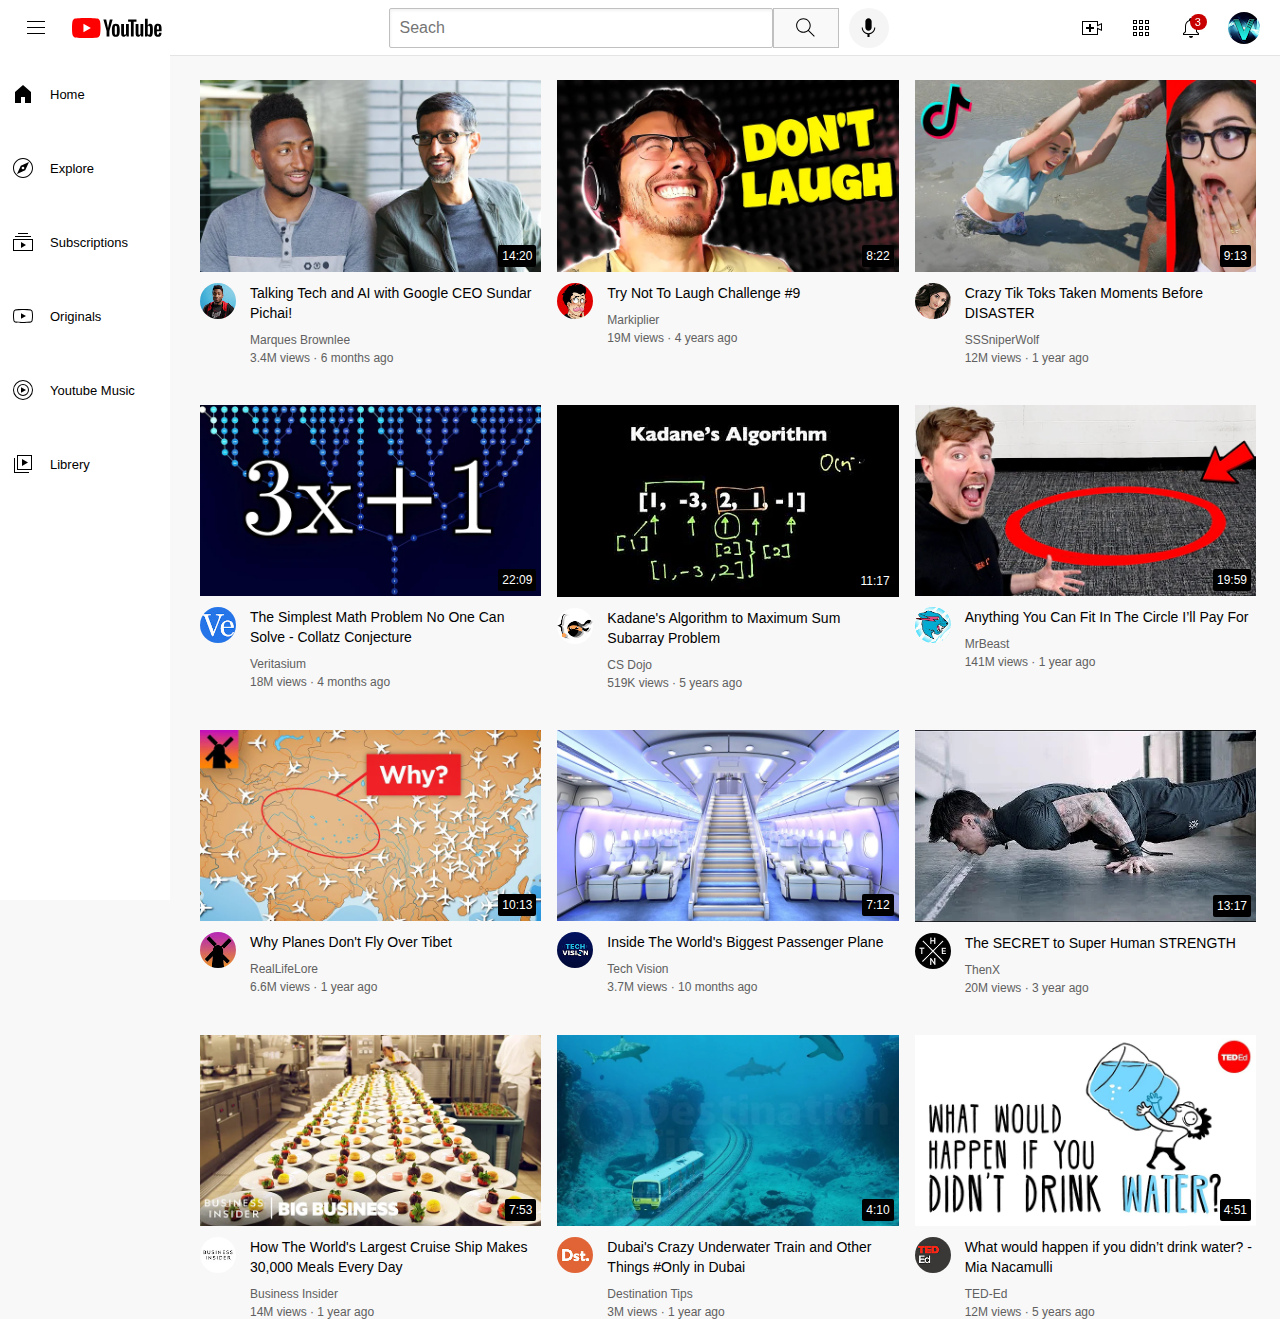
<file: index.html>
<!DOCTYPE html>
<html>
    <head>
        <title>Youtube clone</title>
        <link rel="preconnect" href="https://fonts.googleapis.com">
        <link rel="preconnect" href="https://fonts.gstatic.com" crossorigin>
        <link href="https://fonts.googleapis.com/css2?family=Roboto:ital,wght@0,100;0,300;0,400;0,500;0,700;0,900;1,100;1,300;1,400;1,500;1,700;1,900&display=swap" rel="stylesheet">
        <link rel="stylesheet" href="styles/general.css">
        <link rel="stylesheet" href="styles/header.css">
        <link rel="stylesheet" href="styles/video.css">
        <link rel="stylesheet" href="styles/sidebar.css">

        
    </head>
    <body>
        <header class="header"> <!-- Semantic element: funcionan igual que los div, pero ayuda a los buscadores a encontrar nuestra pagina, y a ser mas facil de leer para los desarrolladores -->
            <div class="left-section">
                <img class="hamburger-menu" src="icons/hamburger-menu.svg" alt="">
                <img class="youtube-logo" src="icons/youtube-logo.svg" alt="">
            </div>
            <div class="meddle-section">
                <input class="busqueda" type="text" placeholder="Seach">
                <button class="search-button">
                    <img class="search-icon" src="icons/search.svg" alt="">
                    <div class="tooltip">Seach</div>
                </button>
                <!-- poner posicion absolute dentro de posicion relative -->
                <button class="voice-button">
                    <img class="voice-icon" src="icons/voice-search-icon.svg" alt="">
                    <div class="tooltip">Seach with your voice</div>
                </button>
            </div>
            <div class="right-section">
                <div class="upload-icon-container">
                    <img class="upload-icon" src="icons/upload.svg" >
                    <div class="tooltip">Create</div>
                </div>
                <div class="y-app-container">
                    <img class="y-app-icon" src="icons/youtube-apps.svg" >
                    <div class="tooltip">YouTube apps</div>
                </div>
            
                <div class="noti-icon-contener">
                    <img class="noti-icon" src="icons/notifications.svg" >
                    <div class="noti-number">3</div>
                    <div class="tooltip">Notifications</div>
                </div>

                <img class="channel-icon" src="capturas/my-channel.png" >
                    
                
            </div>
        </header>

        <nav class="sidebar">
            <div class="sidebar-link">
                <img src="icons/home.svg" alt="">
                <div>Home</div>
            </div>
            <div class="sidebar-link">
                <img src="icons/explore.svg" alt="">
                <div>Explore</div>
            </div>
            <div class="sidebar-link">
                <img src="icons/subscriptions.svg" alt="">
                <div>Subscriptions</div>
            </div>
            <div class="sidebar-link">
                <img src="icons/originals.svg" alt="">
                <div>Originals</div>
            </div>
            <div class="sidebar-link">
                <img src="icons/youtube-music.svg" alt="">
                <div>Youtube Music</div>
            </div>
            <div class="sidebar-link">
                <img src="icons/library.svg" alt="">
                <div>Librery</div>
            </div>
        </nav>
        

        <main>
            <section class="video-grid">
                <div class="video-preview">
                    <div class="fotos-row">
                        <a href="https://www.youtube.com/watch?v=n2RNcPRtAiY">
                            <img class="fotos" src="capturas/foto1.jpg" alt="">
                        </a>
                        <div class="time-video">14:20</div>
                    </div>
                    <div class="video-info-grid">
                        <div class="foto-canal">
                            <a href="https://www.youtube.com/c/mkbhd">
                                <img class="profile-picture" src="capturas/channel-1.jpeg" alt="">
                            </a>
                        </div>
                        <div class="video-info">
                            <a href="https://www.youtube.com/watch?v=n2RNcPRtAiY">
                                <p class="titulo-video">Talking Tech and AI with Google CEO Sundar Pichai!</p>
                            </a>
                            <a href="https://www.youtube.com/c/mkbhd"> 
                                <p class="autor-video">Marques Brownlee</p>
                            </a>
                            <p class="estadisticas-video">3.4M views &#183; 6 months ago</p>
                        </div>
                    </div>
                </div>
        
                <div class="video-preview">
                    <div class="fotos-row">
                        <a href="https://www.youtube.com/watch?v=mP0RAo9SKZk">
                            <img class="fotos" src="capturas/thumbnail-2.webp" alt="">
                        </a>
                        <div class="time-video">8:22</div>
                    </div>
                    <div class="video-info-grid">
                        <div class="foto-canal">
                            <a href="https://www.youtube.com/@markiplier">
                                <img class="profile-picture" src="capturas/channel-2.jpeg" alt="">
                            </a>
                        </div>
                        <div class="video-info">
                            <a href="https://www.youtube.com/watch?v=mP0RAo9SKZk">
                                <p class="titulo-video">Try Not To Laugh Challenge #9</p>
                            </a>
                            <a href="https://www.youtube.com/@markiplier"> 
                                <p class="autor-video">Markiplier</p>
                            </a>
                            <p class="estadisticas-video">19M views &#183; 4 years ago</p>
                        </div>
                    </div>
                </div>

                <div class="video-preview">
                    <div class="fotos-row">
                        <a href="https://www.youtube.com/watch?v=FgjPQQeTh1w">
                            <img class="fotos" src="capturas/thumbnail-3.webp" alt="">
                        </a>
                        <div class="time-video">9:13</div>
                    </div>
                    <div class="video-info-grid">
                        <div class="foto-canal">
                            <a href="https://www.youtube.com/@SSSniperWolf">
                                <img class="profile-picture" src="capturas/channel-3.jpeg" alt="">
                            </a>
                        </div>
                        <div class="video-info">
                            <a href="https://www.youtube.com/watch?v=FgjPQQeTh1w">
                                <p class="titulo-video">Crazy Tik Toks Taken Moments Before DISASTER</p>
                            </a>
                            <a href="https://www.youtube.com/@SSSniperWolf"> 
                                <p class="autor-video">SSSniperWolf</p>
                            </a>
                            <p class="estadisticas-video">12M views &#183; 1 year ago</p>
                        </div>
                    </div>
                </div>

                <div class="video-preview">
                    <div class="fotos-row">
                        <a href="https://www.youtube.com/watch?v=094y1Z2wpJg">
                            <img class="fotos" src="capturas/thumbnail-4.webp" alt="">
                        </a>
                        <div class="time-video">22:09</div>
                    </div>
                    <div class="video-info-grid">
                        <div class="foto-canal">
                            <a href="https://www.youtube.com/@veritasium">
                                <img class="profile-picture" src="capturas/channel-4.jpeg" alt="">
                            </a>
                        </div>
                        <div class="video-info">
                            <a href="https://www.youtube.com/watch?v=094y1Z2wpJg">
                                <p class="titulo-video">
                                    The Simplest Math Problem No One Can Solve - Collatz Conjecture</p>
                            </a>
                            <a href="https://www.youtube.com/@veritasium"> 
                                <p class="autor-video">Veritasium</p>
                            </a>
                            <p class="estadisticas-video">18M views &#183; 4 months ago</p>
                        </div>
                    </div>
                </div>

                <div class="video-preview">
                    <div class="fotos-row">
                        <a href="https://www.youtube.com/watch?v=86CQq3pKSUw">
                            <img class="fotos" src="capturas/thumbnail-5.webp" alt="">
                        </a>
                        <div class="time-video">11:17</div>
                    </div>
                    <div class="video-info-grid">
                        <div class="foto-canal">
                            <a href="https://www.youtube.com/@CSDojo">
                                <img class="profile-picture" src="capturas/channel-5.jpeg" alt="">
                            </a>
                        </div>
                        <div class="video-info">
                            <a href="https://www.youtube.com/watch?v=86CQq3pKSUw">
                                <p class="titulo-video">
                                    Kadane's Algorithm to Maximum Sum Subarray Problem</p>
                            </a>
                            <a href="https://www.youtube.com/@CSDojo"> 
                                <p class="autor-video">CS Dojo</p>
                            </a>
                            <p class="estadisticas-video">519K views &#183; 5 years ago</p>
                        </div>
                    </div>
                </div>

                <div class="video-preview">
                    <div class="fotos-row">
                        <a href="https://www.youtube.com/watch?v=yXWw0_UfSFg">
                            <img class="fotos" src="capturas/thumbnail-6.webp" alt="">
                        </a>
                        <div class="time-video">19:59</div>
                    </div>
                    <div class="video-info-grid">
                        <div class="foto-canal">
                            <a href="https://www.youtube.com/@MrBeast">
                                <img class="profile-picture" src="capturas/channel-6.jpeg" alt="">
                            </a>
                        </div>
                        <div class="video-info">
                            <a href="https://www.youtube.com/watch?v=yXWw0_UfSFg">
                                <p class="titulo-video">
                                    Anything You Can Fit In The Circle I’ll Pay For</p>
                            </a>
                            <a href="https://www.youtube.com/@MrBeast"> 
                                <p class="autor-video">MrBeast</p>
                            </a>
                            <p class="estadisticas-video">141M views &#183;  1 year ago</p>
                        </div>
                    </div>
                </div>

                <div class="video-preview">
                    <div class="fotos-row">
                        <a href="https://www.youtube.com/watch?v=fNVa1qMbF9Y">
                            <img class="fotos" src="capturas/thumbnail-7.webp" alt="">
                        </a>
                        <div class="time-video">10:13</div>
                    </div>
                    <div class="video-info-grid">
                        <div class="foto-canal">
                            <a href="https://www.youtube.com/@RealLifeLore">
                                <img class="profile-picture" src="capturas/channel-7.jpeg" alt="">
                            </a>
                        </div>
                        <div class="video-info">
                            <a href="https://www.youtube.com/watch?v=fNVa1qMbF9Y">
                                <p class="titulo-video">
                                    Why Planes Don't Fly Over Tibet</p>
                            </a>
                            <a href="https://www.youtube.com/@RealLifeLore"> 
                                <p class="autor-video">RealLifeLore</p>
                            </a>
                            <p class="estadisticas-video">6.6M views &#183; 1 year ago</p>
                        </div>
                    </div>
                </div>

                <div class="video-preview">
                    <div class="fotos-row">
                        <a href="https://www.youtube.com/watch?v=lFm4EM1juls">
                            <img class="fotos" src="capturas/thumbnail-8.webp" alt="">
                        </a>
                        <div class="time-video">7:12</div>
                    </div>
                    <div class="video-info-grid">
                        <div class="foto-canal">
                            <a href="https://www.youtube.com/@adin">
                                <img class="profile-picture" src="capturas/channel-8.jpeg" alt="">
                            </a>
                        </div>
                        <div class="video-info">
                            <a href="https://www.youtube.com/watch?v=lFm4EM1juls">
                                <p class="titulo-video">Inside The World's Biggest Passenger Plane</p>
                            </a>
                            <a href="https://www.youtube.com/@adin"> 
                                <p class="autor-video">Tech Vision</p>
                            </a>
                            <p class="estadisticas-video">3.7M views &#183; 10 months ago</p>
                        </div>
                    </div>
                </div>

                <div class="video-preview">
                    <div class="fotos-row">
                        <a href="https://www.youtube.com/watch?v=ixmxOlcrlUc">
                            <img class="fotos" src="capturas/thumbnail-9.webp" alt="">
                        </a>
                        <div class="time-video">13:17</div>
                    </div>
                    <div class="video-info-grid">
                        <div class="foto-canal">
                            <a href="https://www.youtube.com/c/OFFICIALTHENXSTUDIOS">
                                <img class="profile-picture" src="capturas/channel-9.jpeg" alt="">
                            </a>
                        </div>
                        <div class="video-info">
                            <a href="https://www.youtube.com/watch?v=ixmxOlcrlUc">
                                <p class="titulo-video">
                                    The SECRET to Super Human STRENGTH</p>
                            </a>
                            <a href="https://www.youtube.com/c/OFFICIALTHENXSTUDIOS"> 
                                <p class="autor-video">ThenX</p>
                            </a>
                            <p class="estadisticas-video">20M views &#183; 3 year ago</p>
                        </div>
                    </div>
                </div>

                <div class="video-preview">
                    <div class="fotos-row">
                        <a href="https://www.youtube.com/watch?v=R2vXbFp5C9o">
                            <img class="fotos" src="capturas/thumbnail-10.webp" alt="">
                        </a>
                        <div class="time-video">7:53</div>
                    </div>
                    <div class="video-info-grid">
                        <div class="foto-canal">
                            <a href="https://www.youtube.com/c/mkbhd">
                                <img class="profile-picture" src="capturas/channel-10.jpeg" alt="">
                            </a>
                        </div>
                        <div class="video-info">
                            <a href="https://www.youtube.com/watch?v=R2vXbFp5C9o">
                                <p class="titulo-video">How The World's Largest Cruise Ship Makes 30,000 Meals Every Day</p>
                            </a>
                            <a href="https://www.youtube.com/c/mkbhd"> 
                                <p class="autor-video">Business Insider</p>
                            </a>
                            <p class="estadisticas-video">14M views &#183; 1 year ago</p>
                        </div>
                    </div>
                </div>

                <div class="video-preview">
                    <div class="fotos-row">
                        <a href="https://www.youtube.com/watch?v=0nZuYyXET3s">
                            <img class="fotos" src="capturas/thumbnail-11.webp" alt="">
                        </a>
                        <div class="time-video">4:10</div>
                    </div>
                    <div class="video-info-grid">
                        <div class="foto-canal">
                            <a href="https://www.youtube.com/@Destinationtips">
                                <img class="profile-picture" src="capturas/channel-11.jpeg" alt="">
                            </a>
                        </div>
                        <div class="video-info">
                            <a href="https://www.youtube.com/watch?v=0nZuYyXET3s">
                                <p class="titulo-video">Dubai's Crazy Underwater Train and Other Things #Only in Dubai</p>
                            </a>
                            <a href="https://www.youtube.com/@Destinationtips"> 
                                <p class="autor-video">Destination Tips</p>
                            </a>
                            <p class="estadisticas-video">3M views &#183; 1 year ago</p>
                        </div>
                    </div>
                </div>

                <div class="video-preview">
                    <div class="fotos-row">
                        <a href="https://www.youtube.com/watch?v=9iMGFqMmUFs">
                            <img class="fotos" src="capturas/thumbnail-12.webp" alt="">
                        </a>
                        <div class="time-video">4:51</div>
                    </div>
                    <div class="video-info-grid">
                        <div class="foto-canal">
                            <a href="https://www.youtube.com/@TEDEd">
                                <img class="profile-picture" src="capturas/channel-12.jpeg" alt="">
                            </a>
                        </div>
                        <div class="video-info">
                            <a href="https://www.youtube.com/watch?v=9iMGFqMmUFs">
                                <p class="titulo-video">What would happen if you didn’t drink water? - Mia Nacamulli</p>
                            </a>
                            <a href="https://www.youtube.com/@TEDEd"> 
                                <p class="autor-video">TED-Ed</p>
                            </a>
                            <p class="estadisticas-video">12M views &#183; 5 years ago</p>
                        </div>
                    </div>
                </div>
            </section>
        </main>
        
    </body>
</html>
</file>
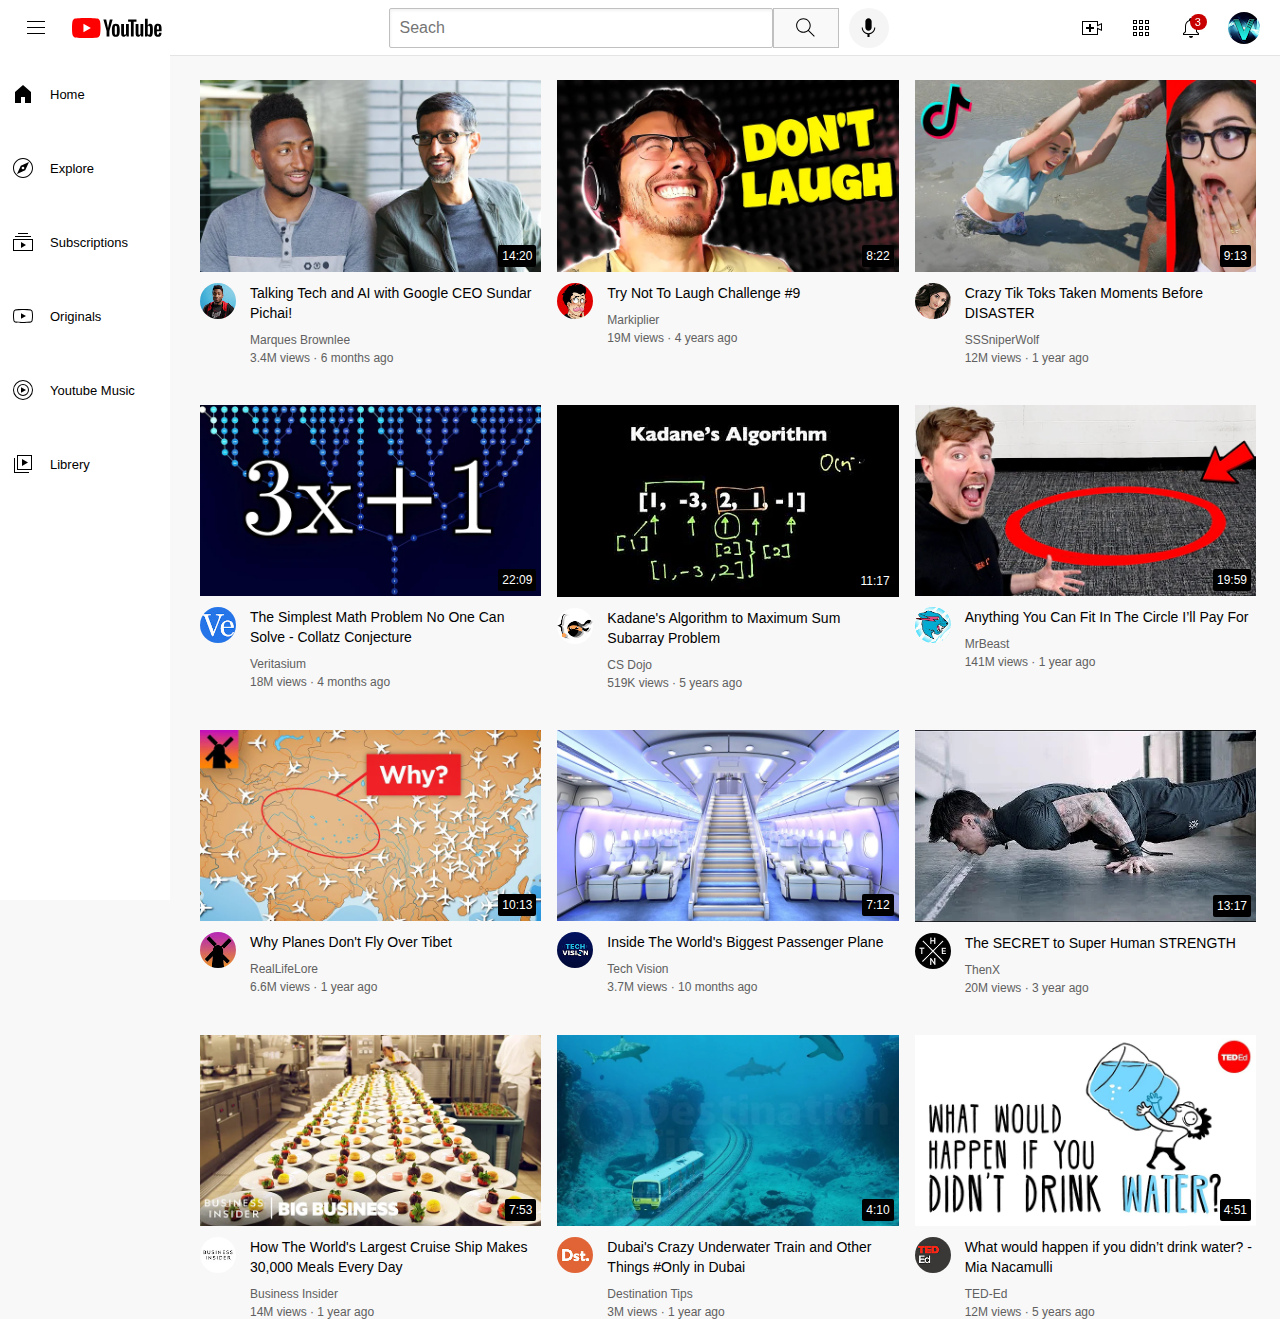
<file: youtube.html>
<!DOCTYPE html>
<html>
    <head>
        <title>Youtube clone</title>
        <link rel="preconnect" href="https://fonts.googleapis.com">
        <link rel="preconnect" href="https://fonts.gstatic.com" crossorigin>
        <link href="https://fonts.googleapis.com/css2?family=Roboto:ital,wght@0,100;0,300;0,400;0,500;0,700;0,900;1,100;1,300;1,400;1,500;1,700;1,900&display=swap" rel="stylesheet">
        <link rel="stylesheet" href="styles/general.css">
        <link rel="stylesheet" href="styles/header.css">
        <link rel="stylesheet" href="styles/video.css">
        <link rel="stylesheet" href="styles/sidebar.css">

        
    </head>
    <body>
        <header class="header"> <!-- Semantic element: funcionan igual que los div, pero ayuda a los buscadores a encontrar nuestra pagina, y a ser mas facil de leer para los desarrolladores -->
            <div class="left-section">
                <img class="hamburger-menu" src="icons/hamburger-menu.svg" alt="">
                <img class="youtube-logo" src="icons/youtube-logo.svg" alt="">
            </div>
            <div class="meddle-section">
                <input class="busqueda" type="text" placeholder="Seach">
                <button class="search-button">
                    <img class="search-icon" src="icons/search.svg" alt="">
                    <div class="tooltip">Seach</div>
                </button>
                <!-- poner posicion absolute dentro de posicion relative -->
                <button class="voice-button">
                    <img class="voice-icon" src="icons/voice-search-icon.svg" alt="">
                    <div class="tooltip">Seach with your voice</div>
                </button>
            </div>
            <div class="right-section">
                <div class="upload-icon-container">
                    <img class="upload-icon" src="icons/upload.svg" >
                    <div class="tooltip">Create</div>
                </div>
                <div class="y-app-container">
                    <img class="y-app-icon" src="icons/youtube-apps.svg" >
                    <div class="tooltip">YouTube apps</div>
                </div>
            
                <div class="noti-icon-contener">
                    <img class="noti-icon" src="icons/notifications.svg" >
                    <div class="noti-number">3</div>
                    <div class="tooltip">Notifications</div>
                </div>

                <img class="channel-icon" src="capturas/my-channel.png" >
                    
                
            </div>
        </header>

        <nav class="sidebar">
            <div class="sidebar-link">
                <img src="icons/home.svg" alt="">
                <div>Home</div>
            </div>
            <div class="sidebar-link">
                <img src="icons/explore.svg" alt="">
                <div>Explore</div>
            </div>
            <div class="sidebar-link">
                <img src="icons/subscriptions.svg" alt="">
                <div>Subscriptions</div>
            </div>
            <div class="sidebar-link">
                <img src="icons/originals.svg" alt="">
                <div>Originals</div>
            </div>
            <div class="sidebar-link">
                <img src="icons/youtube-music.svg" alt="">
                <div>Youtube Music</div>
            </div>
            <div class="sidebar-link">
                <img src="icons/library.svg" alt="">
                <div>Librery</div>
            </div>
        </nav>
        

        <main>
            <section class="video-grid">
                <div class="video-preview">
                    <div class="fotos-row">
                        <a href="https://www.youtube.com/watch?v=n2RNcPRtAiY">
                            <img class="fotos" src="capturas/foto1.jpg" alt="">
                        </a>
                        <div class="time-video">14:20</div>
                    </div>
                    <div class="video-info-grid">
                        <div class="foto-canal">
                            <a href="https://www.youtube.com/c/mkbhd">
                                <img class="profile-picture" src="capturas/channel-1.jpeg" alt="">
                            </a>
                        </div>
                        <div class="video-info">
                            <a href="https://www.youtube.com/watch?v=n2RNcPRtAiY">
                                <p class="titulo-video">Talking Tech and AI with Google CEO Sundar Pichai!</p>
                            </a>
                            <a href="https://www.youtube.com/c/mkbhd"> 
                                <p class="autor-video">Marques Brownlee</p>
                            </a>
                            <p class="estadisticas-video">3.4M views &#183; 6 months ago</p>
                        </div>
                    </div>
                </div>
        
                <div class="video-preview">
                    <div class="fotos-row">
                        <a href="https://www.youtube.com/watch?v=mP0RAo9SKZk">
                            <img class="fotos" src="capturas/thumbnail-2.webp" alt="">
                        </a>
                        <div class="time-video">8:22</div>
                    </div>
                    <div class="video-info-grid">
                        <div class="foto-canal">
                            <a href="https://www.youtube.com/@markiplier">
                                <img class="profile-picture" src="capturas/channel-2.jpeg" alt="">
                            </a>
                        </div>
                        <div class="video-info">
                            <a href="https://www.youtube.com/watch?v=mP0RAo9SKZk">
                                <p class="titulo-video">Try Not To Laugh Challenge #9</p>
                            </a>
                            <a href="https://www.youtube.com/@markiplier"> 
                                <p class="autor-video">Markiplier</p>
                            </a>
                            <p class="estadisticas-video">19M views &#183; 4 years ago</p>
                        </div>
                    </div>
                </div>

                <div class="video-preview">
                    <div class="fotos-row">
                        <a href="https://www.youtube.com/watch?v=FgjPQQeTh1w">
                            <img class="fotos" src="capturas/thumbnail-3.webp" alt="">
                        </a>
                        <div class="time-video">9:13</div>
                    </div>
                    <div class="video-info-grid">
                        <div class="foto-canal">
                            <a href="https://www.youtube.com/@SSSniperWolf">
                                <img class="profile-picture" src="capturas/channel-3.jpeg" alt="">
                            </a>
                        </div>
                        <div class="video-info">
                            <a href="https://www.youtube.com/watch?v=FgjPQQeTh1w">
                                <p class="titulo-video">Crazy Tik Toks Taken Moments Before DISASTER</p>
                            </a>
                            <a href="https://www.youtube.com/@SSSniperWolf"> 
                                <p class="autor-video">SSSniperWolf</p>
                            </a>
                            <p class="estadisticas-video">12M views &#183; 1 year ago</p>
                        </div>
                    </div>
                </div>

                <div class="video-preview">
                    <div class="fotos-row">
                        <a href="https://www.youtube.com/watch?v=094y1Z2wpJg">
                            <img class="fotos" src="capturas/thumbnail-4.webp" alt="">
                        </a>
                        <div class="time-video">22:09</div>
                    </div>
                    <div class="video-info-grid">
                        <div class="foto-canal">
                            <a href="https://www.youtube.com/@veritasium">
                                <img class="profile-picture" src="capturas/channel-4.jpeg" alt="">
                            </a>
                        </div>
                        <div class="video-info">
                            <a href="https://www.youtube.com/watch?v=094y1Z2wpJg">
                                <p class="titulo-video">
                                    The Simplest Math Problem No One Can Solve - Collatz Conjecture</p>
                            </a>
                            <a href="https://www.youtube.com/@veritasium"> 
                                <p class="autor-video">Veritasium</p>
                            </a>
                            <p class="estadisticas-video">18M views &#183; 4 months ago</p>
                        </div>
                    </div>
                </div>

                <div class="video-preview">
                    <div class="fotos-row">
                        <a href="https://www.youtube.com/watch?v=86CQq3pKSUw">
                            <img class="fotos" src="capturas/thumbnail-5.webp" alt="">
                        </a>
                        <div class="time-video">11:17</div>
                    </div>
                    <div class="video-info-grid">
                        <div class="foto-canal">
                            <a href="https://www.youtube.com/@CSDojo">
                                <img class="profile-picture" src="capturas/channel-5.jpeg" alt="">
                            </a>
                        </div>
                        <div class="video-info">
                            <a href="https://www.youtube.com/watch?v=86CQq3pKSUw">
                                <p class="titulo-video">
                                    Kadane's Algorithm to Maximum Sum Subarray Problem</p>
                            </a>
                            <a href="https://www.youtube.com/@CSDojo"> 
                                <p class="autor-video">CS Dojo</p>
                            </a>
                            <p class="estadisticas-video">519K views &#183; 5 years ago</p>
                        </div>
                    </div>
                </div>

                <div class="video-preview">
                    <div class="fotos-row">
                        <a href="https://www.youtube.com/watch?v=yXWw0_UfSFg">
                            <img class="fotos" src="capturas/thumbnail-6.webp" alt="">
                        </a>
                        <div class="time-video">19:59</div>
                    </div>
                    <div class="video-info-grid">
                        <div class="foto-canal">
                            <a href="https://www.youtube.com/@MrBeast">
                                <img class="profile-picture" src="capturas/channel-6.jpeg" alt="">
                            </a>
                        </div>
                        <div class="video-info">
                            <a href="https://www.youtube.com/watch?v=yXWw0_UfSFg">
                                <p class="titulo-video">
                                    Anything You Can Fit In The Circle I’ll Pay For</p>
                            </a>
                            <a href="https://www.youtube.com/@MrBeast"> 
                                <p class="autor-video">MrBeast</p>
                            </a>
                            <p class="estadisticas-video">141M views &#183;  1 year ago</p>
                        </div>
                    </div>
                </div>

                <div class="video-preview">
                    <div class="fotos-row">
                        <a href="https://www.youtube.com/watch?v=fNVa1qMbF9Y">
                            <img class="fotos" src="capturas/thumbnail-7.webp" alt="">
                        </a>
                        <div class="time-video">10:13</div>
                    </div>
                    <div class="video-info-grid">
                        <div class="foto-canal">
                            <a href="https://www.youtube.com/@RealLifeLore">
                                <img class="profile-picture" src="capturas/channel-7.jpeg" alt="">
                            </a>
                        </div>
                        <div class="video-info">
                            <a href="https://www.youtube.com/watch?v=fNVa1qMbF9Y">
                                <p class="titulo-video">
                                    Why Planes Don't Fly Over Tibet</p>
                            </a>
                            <a href="https://www.youtube.com/@RealLifeLore"> 
                                <p class="autor-video">RealLifeLore</p>
                            </a>
                            <p class="estadisticas-video">6.6M views &#183; 1 year ago</p>
                        </div>
                    </div>
                </div>

                <div class="video-preview">
                    <div class="fotos-row">
                        <a href="https://www.youtube.com/watch?v=lFm4EM1juls">
                            <img class="fotos" src="capturas/thumbnail-8.webp" alt="">
                        </a>
                        <div class="time-video">7:12</div>
                    </div>
                    <div class="video-info-grid">
                        <div class="foto-canal">
                            <a href="https://www.youtube.com/@adin">
                                <img class="profile-picture" src="capturas/channel-8.jpeg" alt="">
                            </a>
                        </div>
                        <div class="video-info">
                            <a href="https://www.youtube.com/watch?v=lFm4EM1juls">
                                <p class="titulo-video">Inside The World's Biggest Passenger Plane</p>
                            </a>
                            <a href="https://www.youtube.com/@adin"> 
                                <p class="autor-video">Tech Vision</p>
                            </a>
                            <p class="estadisticas-video">3.7M views &#183; 10 months ago</p>
                        </div>
                    </div>
                </div>

                <div class="video-preview">
                    <div class="fotos-row">
                        <a href="https://www.youtube.com/watch?v=ixmxOlcrlUc">
                            <img class="fotos" src="capturas/thumbnail-9.webp" alt="">
                        </a>
                        <div class="time-video">13:17</div>
                    </div>
                    <div class="video-info-grid">
                        <div class="foto-canal">
                            <a href="https://www.youtube.com/c/OFFICIALTHENXSTUDIOS">
                                <img class="profile-picture" src="capturas/channel-9.jpeg" alt="">
                            </a>
                        </div>
                        <div class="video-info">
                            <a href="https://www.youtube.com/watch?v=ixmxOlcrlUc">
                                <p class="titulo-video">
                                    The SECRET to Super Human STRENGTH</p>
                            </a>
                            <a href="https://www.youtube.com/c/OFFICIALTHENXSTUDIOS"> 
                                <p class="autor-video">ThenX</p>
                            </a>
                            <p class="estadisticas-video">20M views &#183; 3 year ago</p>
                        </div>
                    </div>
                </div>

                <div class="video-preview">
                    <div class="fotos-row">
                        <a href="https://www.youtube.com/watch?v=R2vXbFp5C9o">
                            <img class="fotos" src="capturas/thumbnail-10.webp" alt="">
                        </a>
                        <div class="time-video">7:53</div>
                    </div>
                    <div class="video-info-grid">
                        <div class="foto-canal">
                            <a href="https://www.youtube.com/c/mkbhd">
                                <img class="profile-picture" src="capturas/channel-10.jpeg" alt="">
                            </a>
                        </div>
                        <div class="video-info">
                            <a href="https://www.youtube.com/watch?v=R2vXbFp5C9o">
                                <p class="titulo-video">How The World's Largest Cruise Ship Makes 30,000 Meals Every Day</p>
                            </a>
                            <a href="https://www.youtube.com/c/mkbhd"> 
                                <p class="autor-video">Business Insider</p>
                            </a>
                            <p class="estadisticas-video">14M views &#183; 1 year ago</p>
                        </div>
                    </div>
                </div>

                <div class="video-preview">
                    <div class="fotos-row">
                        <a href="https://www.youtube.com/watch?v=0nZuYyXET3s">
                            <img class="fotos" src="capturas/thumbnail-11.webp" alt="">
                        </a>
                        <div class="time-video">4:10</div>
                    </div>
                    <div class="video-info-grid">
                        <div class="foto-canal">
                            <a href="https://www.youtube.com/@Destinationtips">
                                <img class="profile-picture" src="capturas/channel-11.jpeg" alt="">
                            </a>
                        </div>
                        <div class="video-info">
                            <a href="https://www.youtube.com/watch?v=0nZuYyXET3s">
                                <p class="titulo-video">Dubai's Crazy Underwater Train and Other Things #Only in Dubai</p>
                            </a>
                            <a href="https://www.youtube.com/@Destinationtips"> 
                                <p class="autor-video">Destination Tips</p>
                            </a>
                            <p class="estadisticas-video">3M views &#183; 1 year ago</p>
                        </div>
                    </div>
                </div>

                <div class="video-preview">
                    <div class="fotos-row">
                        <a href="https://www.youtube.com/watch?v=9iMGFqMmUFs">
                            <img class="fotos" src="capturas/thumbnail-12.webp" alt="">
                        </a>
                        <div class="time-video">4:51</div>
                    </div>
                    <div class="video-info-grid">
                        <div class="foto-canal">
                            <a href="https://www.youtube.com/@TEDEd">
                                <img class="profile-picture" src="capturas/channel-12.jpeg" alt="">
                            </a>
                        </div>
                        <div class="video-info">
                            <a href="https://www.youtube.com/watch?v=9iMGFqMmUFs">
                                <p class="titulo-video">What would happen if you didn’t drink water? - Mia Nacamulli</p>
                            </a>
                            <a href="https://www.youtube.com/@TEDEd"> 
                                <p class="autor-video">TED-Ed</p>
                            </a>
                            <p class="estadisticas-video">12M views &#183; 5 years ago</p>
                        </div>
                    </div>
                </div>
            </section>
        </main>
        
    </body>
</html>
</file>
<file: styles/general.css>
p {
    margin-top: 0;
    margin-bottom: 0;
    
}

body {
    margin: 0;
    padding-top: 80px;
    padding-left: 96px;
    padding-right: 24px;
    background-color: rgb(248, 248, 248);
    font-family: Reboto, Arial;
    font-size: 12px;
    font-weight: 500;
}

@media (max-width:1000px) {
    p {
        font-size: 14px;
    }
}

@media (min-width:1200px){
    body {
        padding-left: 200px;
    }
}
</file>
<file: styles/header.css>
.header {

    display: flex;
    flex-direction: row;
    justify-content: space-between;

    position: fixed;
    top: 0;
    right: 0;
    left: 0;
    height: 55px;

    z-index: 100;

    background-color: white;
    border-bottom-width: 1px;
    border-bottom-style: solid ;
    border-bottom-color:rgb(228, 228, 228) ;
}

.left-section {
    display: flex;
    align-items: center;
}

.hamburger-menu {
    height: 24px;
    margin-left: 24px;
    margin-right: 24px;
}

.youtube-logo {
    height: 20px;
}

.meddle-section {
    display: flex;
    flex: 1;
    margin-left: 70px;
    margin-right: 35px;
    max-width: 500px;
    align-items: center;
}

.busqueda {
    flex: 1;
    height: 36px;
    padding-left: 10px;
    font-size: 16px;
    /* border-width: 1px;
    border-style: solid;
    border-color: rgb(192, 192, 192); */
    /* se puede hacer en una linea */
    border: 1px solid rgb(192, 192, 192);
    border-radius: 2px;
    box-shadow: inset 1px 2px 3px rgba(0,0,0,0.05);
    width: 0;

}

.busqueda::placeholder { /* Apunta al interior de la barra de busqueda*/
    font-size: 16px;
}

.search-button {
    height: 40px;
    width: 66px;
    background-color: rgb(249, 249, 249);
    border-width: 1px;
    border-style: solid;
    border-color: rgb(192, 192, 192);
    margin-left: -1;
    margin-right: 10px;
}

.search-button:hover {
    background-color: rgb(234, 234, 234);
}

.search-button, 
.voice-button,
.upload-icon-container,
.y-app-container,
.noti-icon-contener {
    display: flex;
    justify-content: center;
    align-items: center;
    position: relative;
    cursor: pointer;
}

.search-button .tooltip,
.voice-button .tooltip,
.upload-icon-container .tooltip,
.y-app-container .tooltip,
.noti-icon-contener .tooltip {

    position: absolute;
    background-color: gray;
    color: white;
    padding-left: 8px;
    padding-right: 8px;
    padding-top: 4px;
    padding-bottom: 4px;
    border-radius: 2px;
    font-size: 12px;
    bottom: -30px;
    opacity: 0;
    transition: opacity 0.15s;
    pointer-events: none; /* Cuando pasamos el cursor sobre la informacion, no va a pasar nada*/
    white-space: nowrap; /* Evita que el texto se aontone y se ponga uno abajo de otro*/

}

.search-button:hover .tooltip,
.voice-button:hover .tooltip,
.upload-icon-container:hover .tooltip,
.y-app-container:hover .tooltip,
.noti-icon-contener:hover .tooltip {
    opacity: 1;
}

.search-icon {
    height: 25px;
}

.voice-button {
    height: 40px;
    width: 40px;
    border-radius: 20px;
    border: none;
    background-color: rgb(245, 245, 245);
}

.voice-icon {
    height: 25px;
}

.right-section {
    width: 180px;
    margin-right: 20px;
    display: flex;
    align-items: center;
    justify-content: space-between;
    flex-shrink: 0; /* Evita que los elementeo se acerquen entre si cuando se achica la pantalla */
}


.upload-icon,
.y-app-icon,
.noti-icon   {
    height: 24px;
}


.noti-number {
    position: absolute;
    top: -2px;
    right: -4px;
    background-color: rgb(200, 0, 0);
    color: white;
    font-family: Reboto,Arial;
    font-weight: 500;
    font-size: 11px;
    width: 10px;
    padding-left: 5px;
    padding-right: 2px;
    padding-top: 2px;
    padding-bottom: 2px;
    border-radius: 10px;
}

.channel-icon {
    height: 32px;
    border-radius: 16px;
}
</file>
<file: styles/video.css>
.fotos {
    width: 100%;
    /* display: block; /* Pone la foto(Inline-block) a ocupar el espacio de un renglon (Block)*/
}

.titulo-video {
    margin-top: 0;
    font-size: 14px;
    font-weight: 500;
    line-height: 20px;
    margin-bottom: 10px;
}

@media (max-width:1000px) {
    .titulo-video {
        font-size: 16px;
        line-height: 24px;
    }
}

.autor-video,
.estadisticas-video{
    font-size: 12px;
    color: rgb(96, 96, 96);
    margin-top: 0;
    margin-bottom: 0;
}

.autor-video {
    margin-bottom: 4px;
}

.video-grid {
    display: grid;
    grid-template-columns: 1fr 1fr 1fr;
    column-gap: 16px;
    row-gap: 40px;
    /* Existe Css que tiene herencia, y se aplica a todos los textos dentro del div, entre ellos: text-decoration */
    /* text-decoration: underline; /* Subraya todos los textos dentro del div */
    
}

.video-preview a{
    text-decoration: none; /* Quita el subrayado */
    color: inherit; /* Usa el color del texto heredado */
}

@media (max-width: 1000px) { /* El Css que esta aca adentro solo se va a aplicar con esa condicion */
    .video-grid {
        grid-template-columns: 1fr 1fr;
    }
}

@media (min-width:751px) and (max-width:999px) {
    .video-grid {
        grid-template-columns: 1fr 1fr 1fr;
    }
}

@media (min-width:1500px) {
    .video-grid {
        grid-template-columns: 1fr 1fr 1fr 1fr;
    }
}


/*
.autor-video,
.estadisticas-video {
    display: inline-block;} /* Pone el marco del texto(block) a ocupar solo el tamañano necesario (Inline-block)*/

/* El div es una caja contenedora, que nos permite meter varios apartados (texto,img,cuadros, etc) dentro de un apartado que nosotros definamos su tamañano*/


.video-info-grid {
    display: grid;
    grid-template-columns: 50px 1fr;
}

.profile-picture {
    width: 36px;
    border-radius: 50px;
}

.fotos-row {
    margin-bottom: 8px;
    position: relative;
}

.time-video {
    position: absolute;
    background-color: rgb(0, 0, 0);
    color: white;
    padding: 4px; /* Agrega relleno en las 4 direcciones */
    /* padding: 4px 10px;   /* Tambien se pueden tener dos condiguraciones, la priemra para arriba y abajo y a segunda para los laterales */
    /* padding: 4px 10px 8px 7px; /* Como tambien para las 4 direcciones, top right botton left */
    border-radius: 2px;
    right: 5px;
    bottom: 8px;
}
</file>
<file: styles/sidebar.css>
.sidebar {
    background-color: white;
    position: fixed;
    left: 0px;
    bottom: 0px;
    width: 72px;
    top: 55px;
    z-index: 200;
    padding-top: 5px;
}

.sidebar-link {
    height: 74px;
    display: flex;
    justify-content: center;
    align-items: center;
    flex-direction: column;
    cursor: pointer;
}

.sidebar-link:hover {
    background-color: rgb(235, 235, 235);
}

.sidebar-link img { /* al poner un espacio a un selector css, indicamos que estamos apuntando a ese componente dentro del div con la clase indicada */
    height: 24px;
    margin-bottom: 6px;
}

.sidebar-link div {
    font-size: 10px;
}

@media (min-width:1200px){
    .sidebar {
        width: 170px;
        display: flex;
        flex-direction: column;
    }

    .sidebar-link {
        display: grid;
        grid-template-columns: 50px 1fr;
        align-items: center;
    }

    .sidebar-link div {
        font-size: 13px;
        text-align: left;
        margin-bottom: 5px;
    }

    .sidebar-link img {
        justify-content: center;
        align-items: center;
        height: 24px;
        margin-left: 11px;
    }
}
</file>
